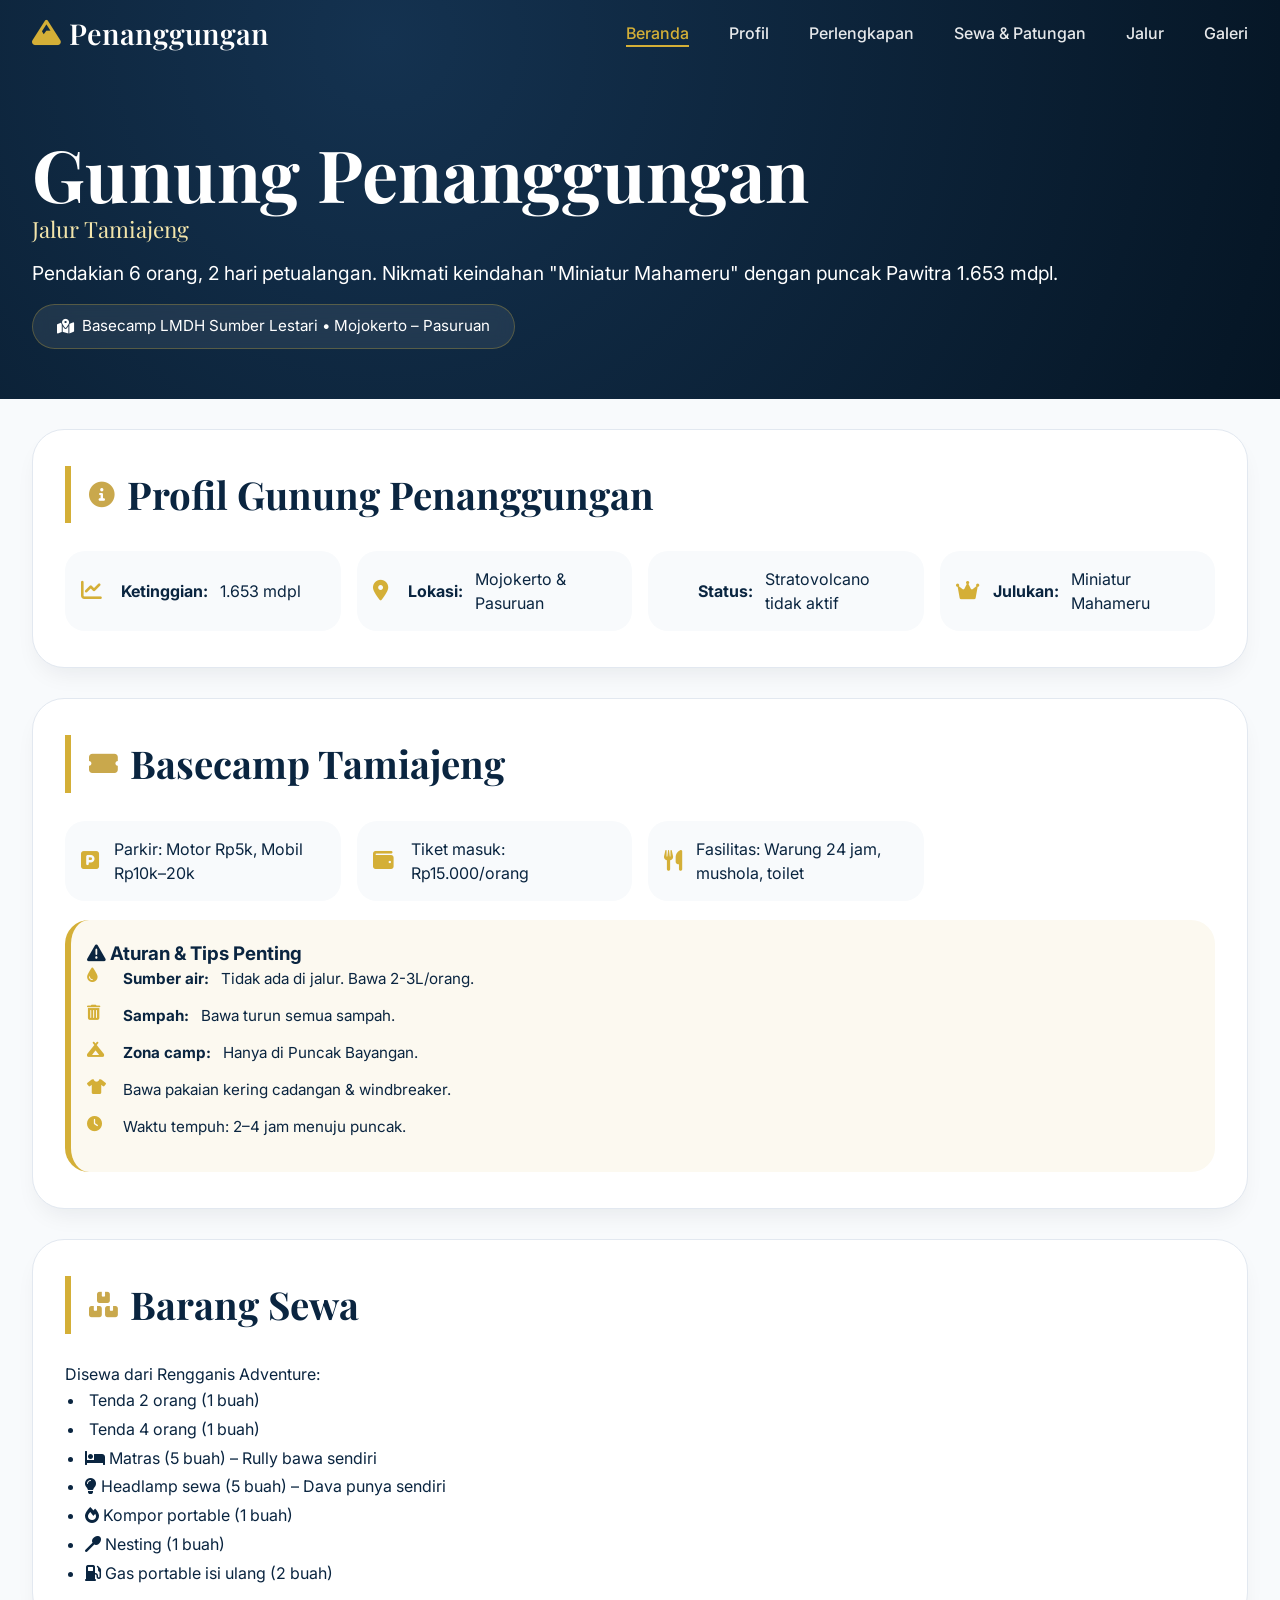
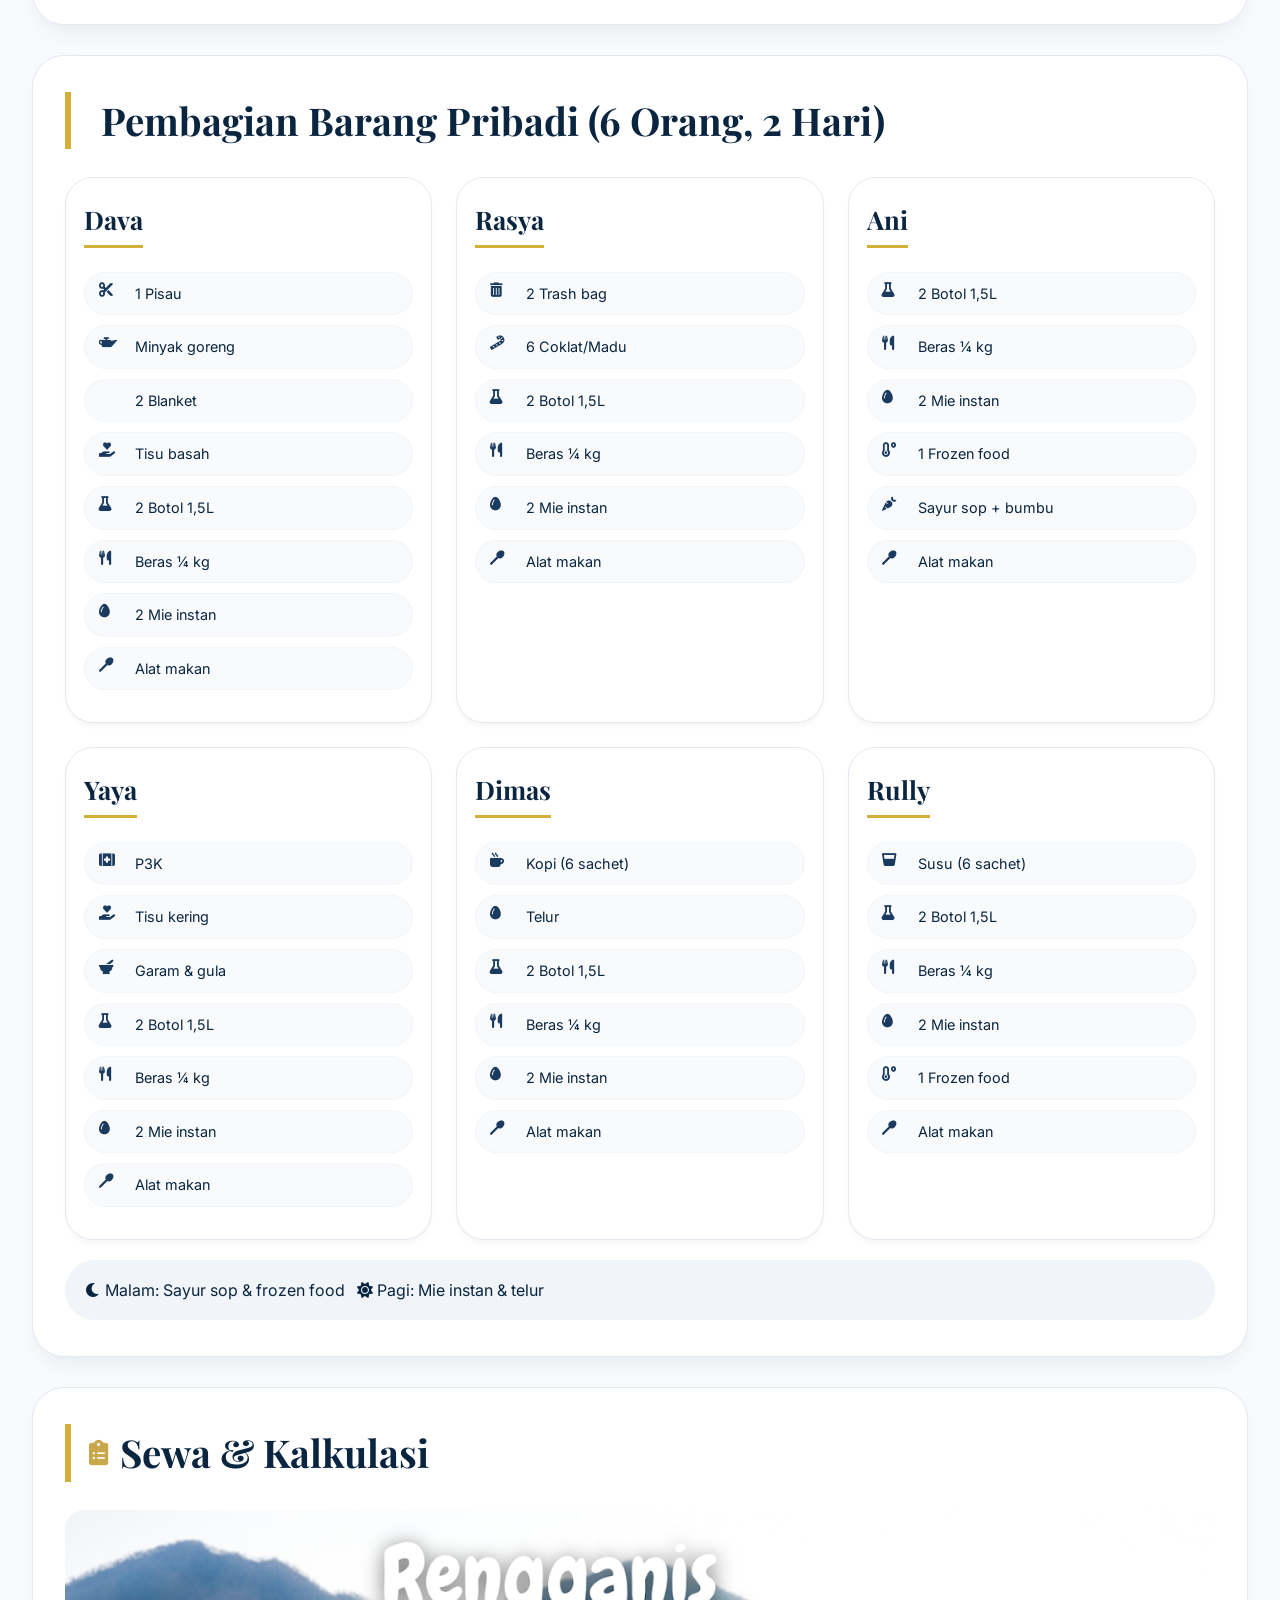
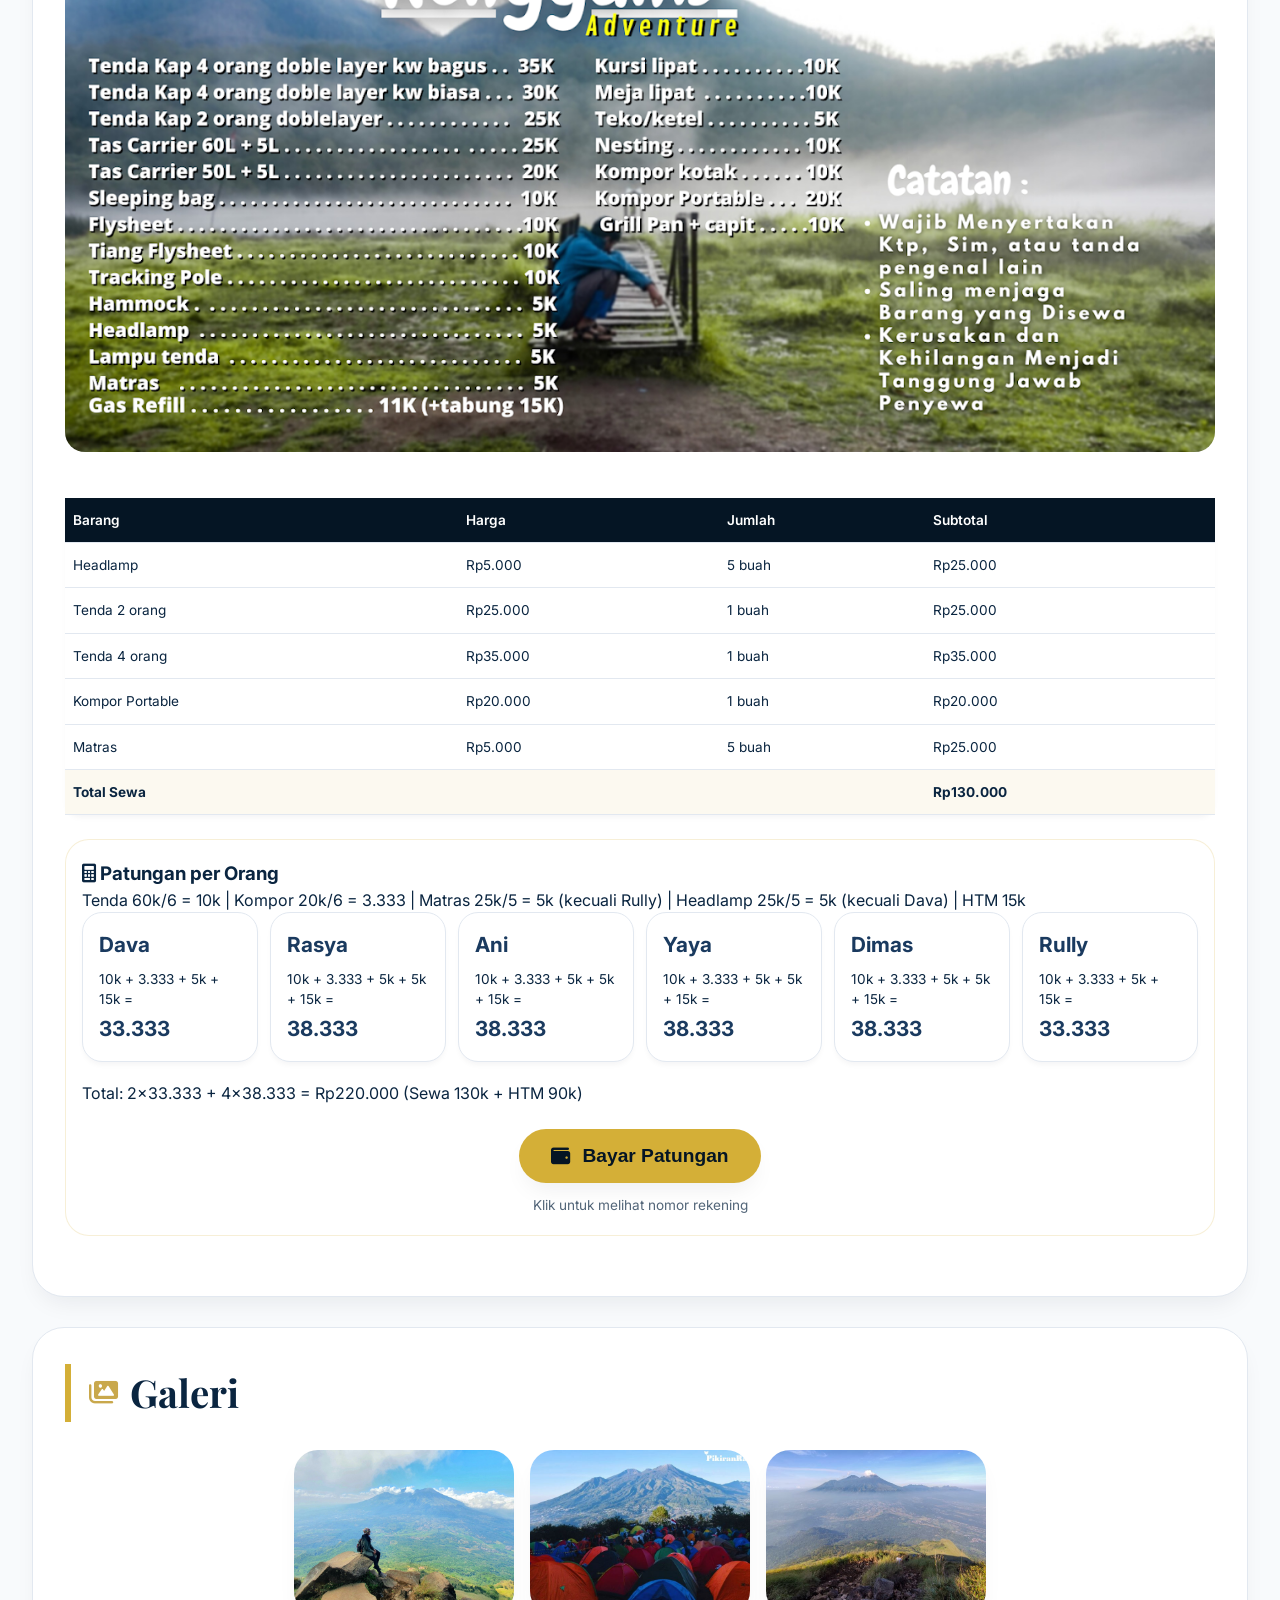
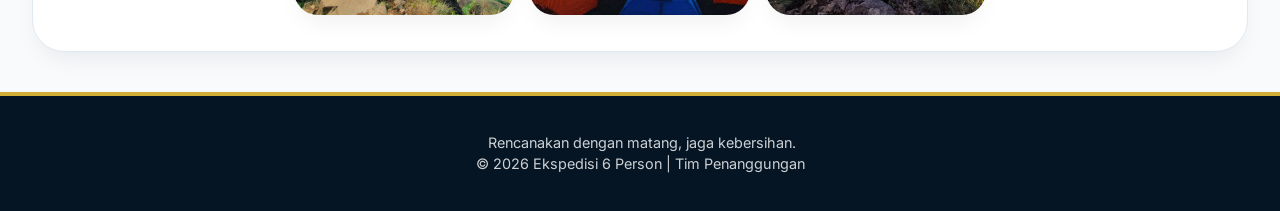
<file: index.html>
<!DOCTYPE html>
<html lang="id">
<head>
    <meta charset="UTF-8">
    <meta name="viewport" content="width=device-width, initial-scale=1.0">
    <title>Gunung Penanggungan | Jalur Tamiajeng</title>
    <link rel="icon" type="image/svg+xml" href="data:image/svg+xml,%3Csvg xmlns='http://www.w3.org/2000/svg' viewBox='0 0 100 100'%3E%3Cpolygon points='50,10 90,70 10,70' fill='%23D4AF37'/%3E%3Cpolygon points='50,20 80,65 20,65' fill='%230A2540'/%3E%3C/svg%3E">
    <link rel="stylesheet" href="https://cdnjs.cloudflare.com/ajax/libs/font-awesome/6.0.0-beta3/css/all.min.css">
    <link rel="stylesheet" href="style.css">
</head>
<body>
    <nav class="navbar">
        <div class="container nav-container">
            <a href="index.html" class="logo"><i class="fas fa-mountain"></i> Penanggungan</a>
            <button class="hamburger" id="hamburgerBtn" aria-label="Menu">
                <span class="hamburger-line"></span>
                <span class="hamburger-line"></span>
                <span class="hamburger-line"></span>
            </button>
            <ul class="nav-links" id="navLinks">
                <li><a href="index.html#beranda">Beranda</a></li>
                <li><a href="index.html#profil">Profil</a></li>
                <li><a href="perlengkapan.html">Perlengkapan</a></li>
                <li><a href="index.html#sewa">Sewa & Patungan</a></li>
                <li><a href="jalur.html">Jalur</a></li>
                <li><a href="index.html#galeri">Galeri</a></li>
            </ul>
        </div>
    </nav>

    <header id="beranda" class="hero">
        <div class="container">
            <h1>Gunung Penanggungan<br><span>Jalur Tamiajeng</span></h1>
            <p>Pendakian 6 orang, 2 hari petualangan. Nikmati keindahan "Miniatur Mahameru" dengan puncak Pawitra 1.653 mdpl.</p>
            <div class="badge"><i class="fas fa-map-marked-alt"></i> Basecamp LMDH Sumber Lestari • Mojokerto – Pasuruan</div>
        </div>
    </header>

    <main class="container">
        <section id="profil" class="section">
            <h2 class="section-title"><i class="fas fa-info-circle"></i> Profil Gunung Penanggungan</h2>
            <div class="info-grid">
                <div><i class="fas fa-chart-line"></i> <strong>Ketinggian:</strong> 1.653 mdpl</div>
                <div><i class="fas fa-map-marker-alt"></i> <strong>Lokasi:</strong> Mojokerto & Pasuruan</div>
                <div><i class="fas fa-volcano"></i> <strong>Status:</strong> Stratovolcano tidak aktif</div>
                <div><i class="fas fa-crown"></i> <strong>Julukan:</strong> Miniatur Mahameru</div>
            </div>
        </section>

        <section class="section">
            <h2 class="section-title"><i class="fas fa-ticket-alt"></i> Basecamp Tamiajeng</h2>
            <div class="info-grid">
                <div><i class="fas fa-parking"></i> Parkir: Motor Rp5k, Mobil Rp10k–20k</div>
                <div><i class="fas fa-wallet"></i> Tiket masuk: Rp15.000/orang</div>
                <div><i class="fas fa-utensils"></i> Fasilitas: Warung 24 jam, mushola, toilet</div>
            </div>
            <div class="important-box mt-3">
                <h3><i class="fas fa-exclamation-triangle"></i> Aturan & Tips Penting</h3>
                <ul>
                    <li><i class="fas fa-tint"></i> <strong>Sumber air:</strong> Tidak ada di jalur. Bawa 2-3L/orang.</li>
                    <li><i class="fas fa-trash-alt"></i> <strong>Sampah:</strong> Bawa turun semua sampah.</li>
                    <li><i class="fas fa-campground"></i> <strong>Zona camp:</strong> Hanya di Puncak Bayangan.</li>
                    <li><i class="fas fa-tshirt"></i> Bawa pakaian kering cadangan & windbreaker.</li>
                    <li><i class="fas fa-clock"></i> Waktu tempuh: 2–4 jam menuju puncak.</li>
                </ul>
            </div>
        </section>

        <section class="section">
            <h2 class="section-title"><i class="fas fa-boxes"></i> Barang Sewa</h2>
            <p>Disewa dari Rengganis Adventure:</p>
            <ul style="margin-left:20px; line-height:1.8;">
                <li><i class="fas fa-tent"></i> Tenda 2 orang (1 buah)</li>
                <li><i class="fas fa-tent"></i> Tenda 4 orang (1 buah)</li>
                <li><i class="fas fa-bed"></i> Matras (5 buah) – Rully bawa sendiri</li>
                <li><i class="fas fa-lightbulb"></i> Headlamp sewa (5 buah) – Dava punya sendiri</li>
                <li><i class="fas fa-fire"></i> Kompor portable (1 buah)</li>
                <li><i class="fas fa-utensil-spoon"></i> Nesting (1 buah)</li>
                <li><i class="fas fa-gas-pump"></i> Gas portable isi ulang (2 buah)</li>
            </ul>
        </section>

        <section id="perlengkapan" class="section">
            <h2 class="section-title"><i class="fas fa-backpack"></i> Pembagian Barang Pribadi (6 Orang, 2 Hari)</h2>
            <div class="gear-grid">
                <div class="person-card"><h3>Dava</h3><ul><li><i class="fas fa-cut"></i> 1 Pisau</li><li><i class="fas fa-oil-can"></i> Minyak goreng</li><li><i class="fas fa-bag"></i> 2 Blanket</li><li><i class="fas fa-hand-holding-heart"></i> Tisu basah</li><li><i class="fas fa-flask"></i> 2 Botol 1,5L</li><li><i class="fas fa-utensils"></i> Beras ¼ kg</li><li><i class="fas fa-egg"></i> 2 Mie instan</li><li><i class="fas fa-utensil-spoon"></i> Alat makan</li></ul></div>
                <div class="person-card"><h3>Rasya</h3><ul><li><i class="fas fa-trash-alt"></i> 2 Trash bag</li><li><i class="fas fa-candy-cane"></i> 6 Coklat/Madu</li><li><i class="fas fa-flask"></i> 2 Botol 1,5L</li><li><i class="fas fa-utensils"></i> Beras ¼ kg</li><li><i class="fas fa-egg"></i> 2 Mie instan</li><li><i class="fas fa-utensil-spoon"></i> Alat makan</li></ul></div>
                <div class="person-card"><h3>Ani</h3><ul><li><i class="fas fa-flask"></i> 2 Botol 1,5L</li><li><i class="fas fa-utensils"></i> Beras ¼ kg</li><li><i class="fas fa-egg"></i> 2 Mie instan</li><li><i class="fas fa-temperature-low"></i> 1 Frozen food</li><li><i class="fas fa-carrot"></i> Sayur sop + bumbu</li><li><i class="fas fa-utensil-spoon"></i> Alat makan</li></ul></div>
                <div class="person-card"><h3>Yaya</h3><ul><li><i class="fas fa-first-aid"></i> P3K</li><li><i class="fas fa-hand-holding-heart"></i> Tisu kering</li><li><i class="fas fa-mortar-pestle"></i> Garam & gula</li><li><i class="fas fa-flask"></i> 2 Botol 1,5L</li><li><i class="fas fa-utensils"></i> Beras ¼ kg</li><li><i class="fas fa-egg"></i> 2 Mie instan</li><li><i class="fas fa-utensil-spoon"></i> Alat makan</li></ul></div>
                <div class="person-card"><h3>Dimas</h3><ul><li><i class="fas fa-mug-hot"></i> Kopi (6 sachet)</li><li><i class="fas fa-egg"></i> Telur</li><li><i class="fas fa-flask"></i> 2 Botol 1,5L</li><li><i class="fas fa-utensils"></i> Beras ¼ kg</li><li><i class="fas fa-egg"></i> 2 Mie instan</li><li><i class="fas fa-utensil-spoon"></i> Alat makan</li></ul></div>
                <div class="person-card"><h3>Rully</h3><ul><li><i class="fas fa-glass-whiskey"></i> Susu (6 sachet)</li><li><i class="fas fa-flask"></i> 2 Botol 1,5L</li><li><i class="fas fa-utensils"></i> Beras ¼ kg</li><li><i class="fas fa-egg"></i> 2 Mie instan</li><li><i class="fas fa-temperature-low"></i> 1 Frozen food</li><li><i class="fas fa-utensil-spoon"></i> Alat makan</li></ul></div>
            </div>
            <div class="meal-plan"><div><i class="fas fa-moon"></i> Malam: Sayur sop & frozen food</div><div><i class="fas fa-sun"></i> Pagi: Mie instan & telur</div></div>
        </section>

        <section id="sewa" class="section">
            <h2 class="section-title"><i class="fas fa-clipboard-list"></i> Sewa & Kalkulasi</h2>
            <img src="pamflet_harga_sewa.jpg" alt="Pamflet Harga" style="max-width:100%; border-radius:20px; margin-bottom:20px;">
            <table class="sewa-table">
                <thead><tr><th>Barang</th><th>Harga</th><th>Jumlah</th><th>Subtotal</th></tr></thead>
                <tbody>
                    <tr><td data-label="Barang">Headlamp</td><td data-label="Harga">Rp5.000</td><td data-label="Jumlah">5 buah</td><td data-label="Subtotal">Rp25.000</td></tr>
                    <tr><td data-label="Barang">Tenda 2 orang</td><td data-label="Harga">Rp25.000</td><td data-label="Jumlah">1 buah</td><td data-label="Subtotal">Rp25.000</td></tr>
                    <tr><td data-label="Barang">Tenda 4 orang</td><td data-label="Harga">Rp35.000</td><td data-label="Jumlah">1 buah</td><td data-label="Subtotal">Rp35.000</td></tr>
                    <tr><td data-label="Barang">Kompor Portable</td><td data-label="Harga">Rp20.000</td><td data-label="Jumlah">1 buah</td><td data-label="Subtotal">Rp20.000</td></tr>
                    <tr><td data-label="Barang">Matras</td><td data-label="Harga">Rp5.000</td><td data-label="Jumlah">5 buah</td><td data-label="Subtotal">Rp25.000</td></tr>
                    <tr class="highlight"><td colspan="3" data-label="Total"><strong>Total Sewa</strong></td><td data-label="Subtotal"><strong>Rp130.000</strong></td></tr>
                </tbody>
            </table>
            <div class="cost-summary">
                <h3><i class="fas fa-calculator"></i> Patungan per Orang</h3>
                <p>Tenda 60k/6 = 10k | Kompor 20k/6 = 3.333 | Matras 25k/5 = 5k (kecuali Rully) | Headlamp 25k/5 = 5k (kecuali Dava) | HTM 15k</p>
                <div class="cost-per-person">
                    <div class="person-cost"><strong>Dava</strong><div class="details">10k + 3.333 + 5k + 15k = <strong>33.333</strong></div></div>
                    <div class="person-cost"><strong>Rasya</strong><div class="details">10k + 3.333 + 5k + 5k + 15k = <strong>38.333</strong></div></div>
                    <div class="person-cost"><strong>Ani</strong><div class="details">10k + 3.333 + 5k + 5k + 15k = <strong>38.333</strong></div></div>
                    <div class="person-cost"><strong>Yaya</strong><div class="details">10k + 3.333 + 5k + 5k + 15k = <strong>38.333</strong></div></div>
                    <div class="person-cost"><strong>Dimas</strong><div class="details">10k + 3.333 + 5k + 5k + 15k = <strong>38.333</strong></div></div>
                    <div class="person-cost"><strong>Rully</strong><div class="details">10k + 3.333 + 5k + 15k = <strong>33.333</strong></div></div>
                </div>
                <p class="mt-3">Total: 2x33.333 + 4x38.333 = Rp220.000 (Sewa 130k + HTM 90k)</p>
                <div style="text-align: center; margin-top: 24px;">
                    <button id="showPaymentBtn" style="background: var(--gold); color: var(--deep-blue); border: none; padding: 16px 32px; border-radius: 60px; font-size: 1.2rem; font-weight: 700; cursor: pointer; box-shadow: var(--shadow-md); transition: var(--transition); display: inline-flex; align-items: center; gap: 12px;">
                        <i class="fas fa-wallet"></i> Bayar Patungan
                    </button>
                    <p style="margin-top: 12px; font-size: 0.85rem; opacity: 0.7;">Klik untuk melihat nomor rekening</p>
                </div>
            </div>
        </section>

        <section id="galeri" class="section">
            <h2 class="section-title"><i class="fas fa-images"></i> Galeri</h2>
            <div class="gallery">
                <img src="view1.jpg" alt="Pemandangan" class="gallery-item">
                <img src="view2.jpg" alt="Jalur" class="gallery-item">
                <img src="view3.jpg" alt="Puncak" class="gallery-item">
            </div>
        </section>
    </main>

    <footer>
        <div class="container">
            <p><i class="fas fa-mountain-sun"></i> Rencanakan dengan matang, jaga kebersihan.</p>
            <p>© 2026 Ekspedisi 6 Person | Tim Penanggungan</p>
        </div>
    </footer>

    <div id="lightboxModal" class="lightbox-modal">
        <span class="close-lightbox">&times;</span>
        <img class="lightbox-img" id="lightboxImg" alt="preview">
    </div>

    <!-- Modal Pembayaran (Hanya Nomor & Salin) -->
    <div id="paymentModal" class="payment-modal">
        <div class="payment-modal-content">
            <div class="payment-modal-header">
                <h2><i class="fas fa-hand-holding-usd"></i> Nomor Pembayaran</h2>
                <button class="close-payment-modal">&times;</button>
            </div>
            <div class="payment-methods">
                <div class="payment-method">
                    <div class="payment-icon"><i class="fas fa-university"></i></div>
                    <div class="payment-info">
                        <h3>Bank BCA</h3>
                        <p>MOCH TRI DAVA PARELLA</p>
                        <p class="payment-number">6140805619</p>
                    </div>
                    <div class="payment-actions">
                        <button onclick="copyToClipboard('6140805619')" class="btn-copy"><i class="far fa-copy"></i> Salin</button>
                    </div>
                </div>
                <div class="payment-method">
                    <div class="payment-icon"><i class="fas fa-mobile-alt"></i></div>
                    <div class="payment-info">
                        <h3>Dana</h3>
                        <p>MOCH TRI DAVA PARELLA</p>
                        <p class="payment-number">6285733525772</p>
                    </div>
                    <div class="payment-actions">
                        <button onclick="copyToClipboard('6285733525772')" class="btn-copy"><i class="far fa-copy"></i> Salin</button>
                    </div>
                </div>
                <div class="payment-method">
                    <div class="payment-icon"><i class="fas fa-shopping-bag"></i></div>
                    <div class="payment-info">
                        <h3>ShopeePay</h3>
                        <p>MOCH TRI DAVA PARELLA</p>
                        <p class="payment-number">6285733525772</p>
                    </div>
                    <div class="payment-actions">
                        <button onclick="copyToClipboard('6285733525772')" class="btn-copy"><i class="far fa-copy"></i> Salin</button>
                    </div>
                </div>
                <div class="payment-method">
                    <div class="payment-icon"><i class="fas fa-google"></i></div>
                    <div class="payment-info">
                        <h3>GoPay</h3>
                        <p>MOCH TRI DAVA PARELLA</p>
                        <p class="payment-number">6285733525772</p>
                    </div>
                    <div class="payment-actions">
                        <button onclick="copyToClipboard('6285733525772')" class="btn-copy"><i class="far fa-copy"></i> Salin</button>
                    </div>
                </div>
            </div>
            <p class="payment-note"><i class="fas fa-info-circle"></i> Transfer sesuai nominal patungan, lalu konfirmasi.</p>
        </div>
    </div>

    <script src="script.js"></script>
</body>
</html>
</file>
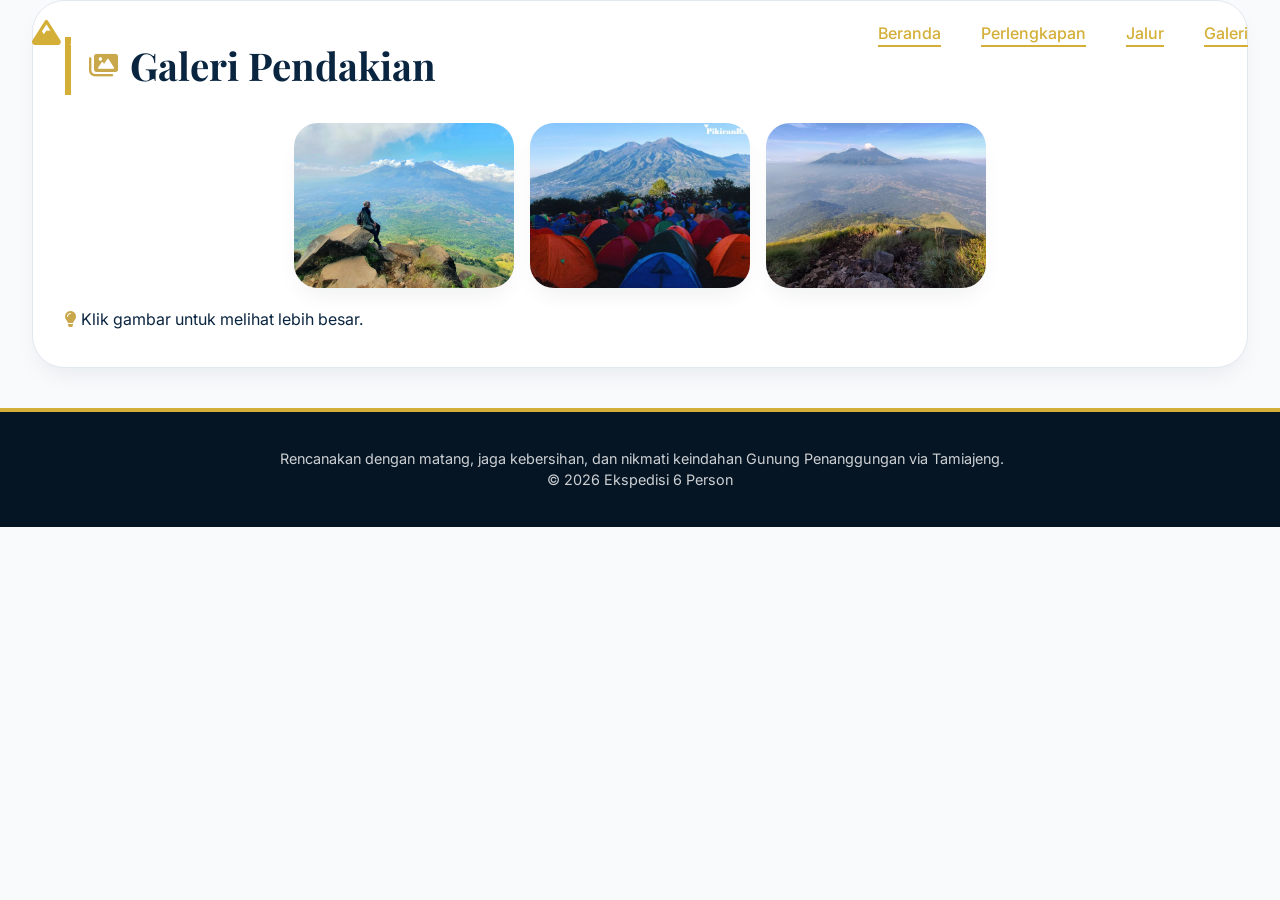
<file: galeri.html>
<!DOCTYPE html>
<html lang="id">
<head>
    <meta charset="UTF-8">
    <meta name="viewport" content="width=device-width, initial-scale=1.0">
    <title>Galeri · Gunung Penanggungan</title>
    <link rel="stylesheet" href="https://cdnjs.cloudflare.com/ajax/libs/font-awesome/6.0.0-beta3/css/all.min.css">
    <link rel="stylesheet" href="style.css">
    <!-- Favicon -->
<link rel="icon" type="image/svg+xml" href="data:image/svg+xml,%3Csvg xmlns='http://www.w3.org/2000/svg' viewBox='0 0 100 100'%3E%3Cpolygon points='50,10 90,70 10,70' fill='%23D4AF37'/%3E%3Cpolygon points='50,20 80,65 20,65' fill='%230A2540'/%3E%3C/svg%3E">
<link rel="alternate icon" type="image/x-icon" href="favicon.ico">
</head>
<body>
    <nav class="navbar">
        <div class="container nav-container">
            <a href="index.html" class="logo"><i class="fas fa-mountain"></i> Penanggungan</a>
            <ul class="nav-links">
                <li><a href="index.html">Beranda</a></li>
                <li><a href="perlengkapan.html">Perlengkapan</a></li>
                <li><a href="jalur.html">Jalur</a></li>
                <li><a href="galeri.html" class="active">Galeri</a></li>
            </ul>
        </div>
    </nav>

    <main class="container">
        <section class="section">
            <h2 class="section-title"><i class="fas fa-images"></i> Galeri Pendakian</h2>
            <div class="gallery" id="galleryContainer">
                <img src="view1.jpg" alt="Pemandangan Gunung Penanggungan" class="gallery-item">
                <img src="view2.jpg" alt="Jalur Tamiajeng menembus kabut" class="gallery-item">
                <img src="view3.jpg" alt="Puncak Pawitra dan hamparan savana" class="gallery-item">
            </div>
            <p class="mt-3"><i class="fas fa-lightbulb" style="color: #C9A84C;"></i> Klik gambar untuk melihat lebih besar.</p>
        </section>
    </main>

    <footer>
        <div class="container">
            <p><i class="fas fa-mountain-sun"></i> Rencanakan dengan matang, jaga kebersihan, dan nikmati keindahan Gunung Penanggungan via Tamiajeng.</p>
            <p>© 2026 Ekspedisi 6 Person</p>
        </div>
    </footer>

    <div id="lightboxModal" class="lightbox-modal">
        <span class="close-lightbox">&times;</span>
        <img class="lightbox-img" id="lightboxImg" alt="preview besar">
    </div>
    <script src="script.js"></script>
</body>
</html>
</file>
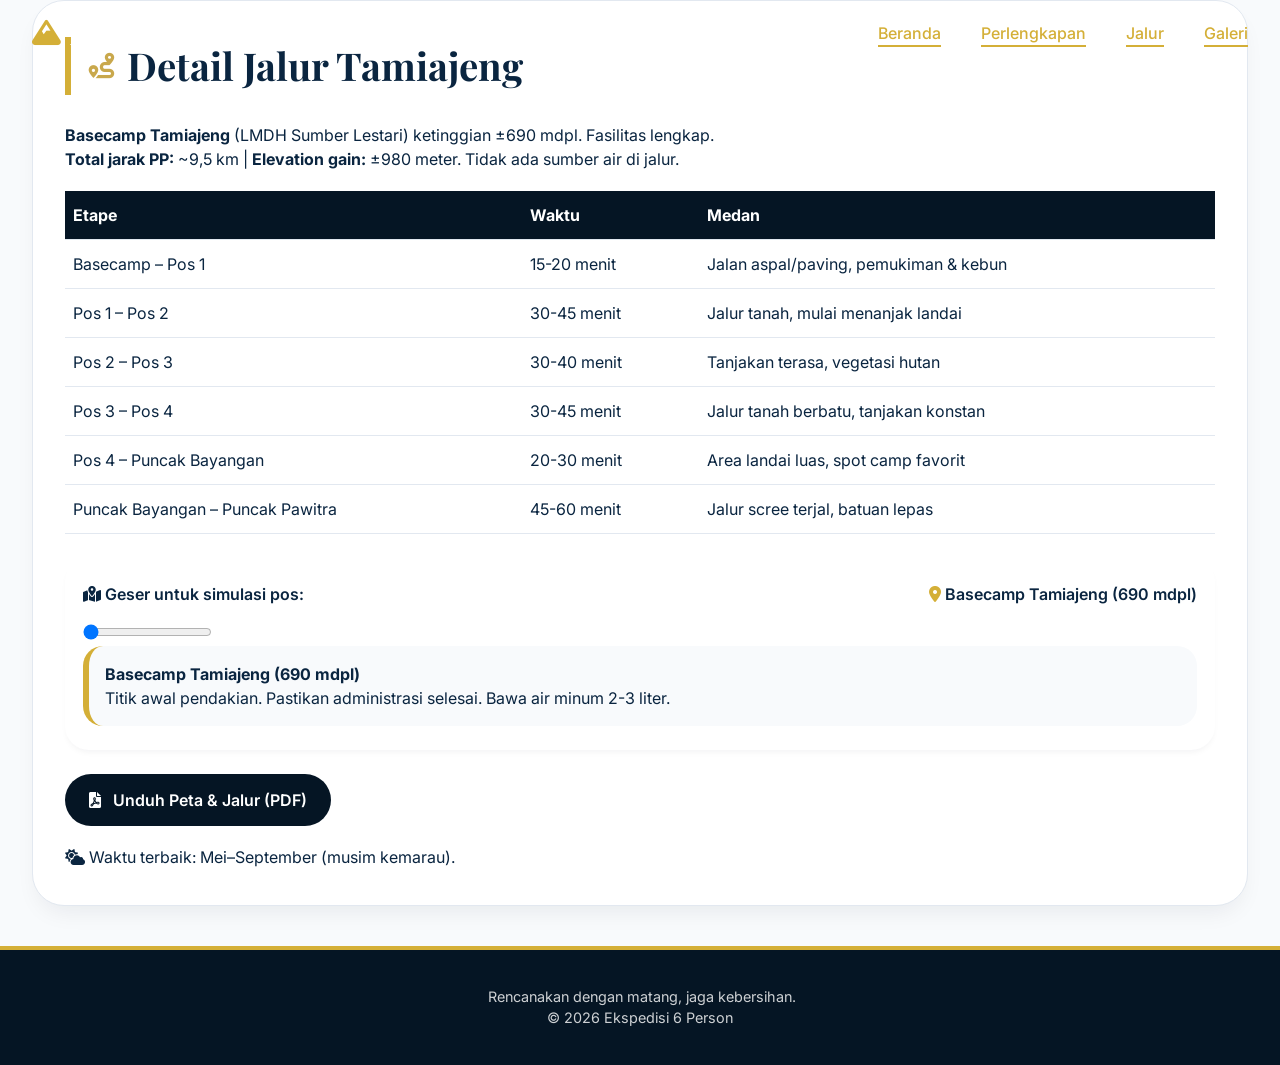
<file: jalur.html>
<!DOCTYPE html>
<html lang="id">
<head>
    <meta charset="UTF-8">
    <meta name="viewport" content="width=device-width, initial-scale=1.0">
    <title>Jalur · Gunung Penanggungan</title>
    <link rel="icon" type="image/svg+xml" href="data:image/svg+xml,%3Csvg xmlns='http://www.w3.org/2000/svg' viewBox='0 0 100 100'%3E%3Cpolygon points='50,10 90,70 10,70' fill='%23D4AF37'/%3E%3Cpolygon points='50,20 80,65 20,65' fill='%230A2540'/%3E%3C/svg%3E">
    <link rel="stylesheet" href="https://cdnjs.cloudflare.com/ajax/libs/font-awesome/6.0.0-beta3/css/all.min.css">
    <link rel="stylesheet" href="style.css">
</head>
<body>
    <nav class="navbar">
        <div class="container nav-container">
            <a href="index.html" class="logo"><i class="fas fa-mountain"></i> Penanggungan</a>
            <button class="hamburger" id="hamburgerBtn" aria-label="Menu">
                <span class="hamburger-line"></span>
                <span class="hamburger-line"></span>
                <span class="hamburger-line"></span>
            </button>
            <ul class="nav-links" id="navLinks">
                <li><a href="index.html">Beranda</a></li>
                <li><a href="perlengkapan.html">Perlengkapan</a></li>
                <li><a href="jalur.html" class="active">Jalur</a></li>
                <li><a href="index.html#galeri">Galeri</a></li>
            </ul>
        </div>
    </nav>

    <main class="container">
        <section class="section">
            <h2 class="section-title"><i class="fas fa-route"></i> Detail Jalur Tamiajeng</h2>
            <p><strong>Basecamp Tamiajeng</strong> (LMDH Sumber Lestari) ketinggian ±690 mdpl. Fasilitas lengkap.</p>
            <p><strong>Total jarak PP:</strong> ~9,5 km | <strong>Elevation gain:</strong> ±980 meter. Tidak ada sumber air di jalur.</p>

            <div class="route-table">
                <table>
                    <thead>
                        <tr><th>Etape</th><th>Waktu</th><th>Medan</th></tr>
                    </thead>
                    <tbody>
                        <tr><td data-label="Etape">Basecamp – Pos 1</td><td data-label="Waktu">15-20 menit</td><td data-label="Medan">Jalan aspal/paving, pemukiman & kebun</td></tr>
                        <tr><td data-label="Etape">Pos 1 – Pos 2</td><td data-label="Waktu">30-45 menit</td><td data-label="Medan">Jalur tanah, mulai menanjak landai</td></tr>
                        <tr><td data-label="Etape">Pos 2 – Pos 3</td><td data-label="Waktu">30-40 menit</td><td data-label="Medan">Tanjakan terasa, vegetasi hutan</td></tr>
                        <tr><td data-label="Etape">Pos 3 – Pos 4</td><td data-label="Waktu">30-45 menit</td><td data-label="Medan">Jalur tanah berbatu, tanjakan konstan</td></tr>
                        <tr><td data-label="Etape">Pos 4 – Puncak Bayangan</td><td data-label="Waktu">20-30 menit</td><td data-label="Medan">Area landai luas, spot camp favorit</td></tr>
                        <tr><td data-label="Etape">Puncak Bayangan – Puncak Pawitra</td><td data-label="Waktu">45-60 menit</td><td data-label="Medan">Jalur scree terjal, batuan lepas</td></tr>
                    </tbody>
                </table>
            </div>

            <div class="interactive-slider">
                <div class="slider-label">
                    <span><i class="fas fa-map-marked-alt"></i> Geser untuk simulasi pos:</span>
                    <span id="posNameDisplay">Basecamp (690 mdpl)</span>
                </div>
                <input type="range" id="routeSlider" min="0" max="6" step="1" value="0">
                <div id="posDetailInfo" class="pos-info">
                    <strong>Basecamp Tamiajeng</strong><br>Mulai pendakian. Pastikan administrasi selesai. Bawa air minum 2-3 liter.
                </div>
            </div>

            <a href="jalur_tamiajeng.pdf" class="btn-pdf" download><i class="fas fa-file-pdf"></i> Unduh Peta & Jalur (PDF)</a>
            <p class="mt-3"><i class="fas fa-cloud-sun"></i> Waktu terbaik: Mei–September (musim kemarau).</p>
        </section>
    </main>

    <footer>
        <div class="container">
            <p><i class="fas fa-mountain-sun"></i> Rencanakan dengan matang, jaga kebersihan.</p>
            <p>© 2026 Ekspedisi 6 Person</p>
        </div>
    </footer>

    <script src="script.js"></script>
</body>
</html>
</file>
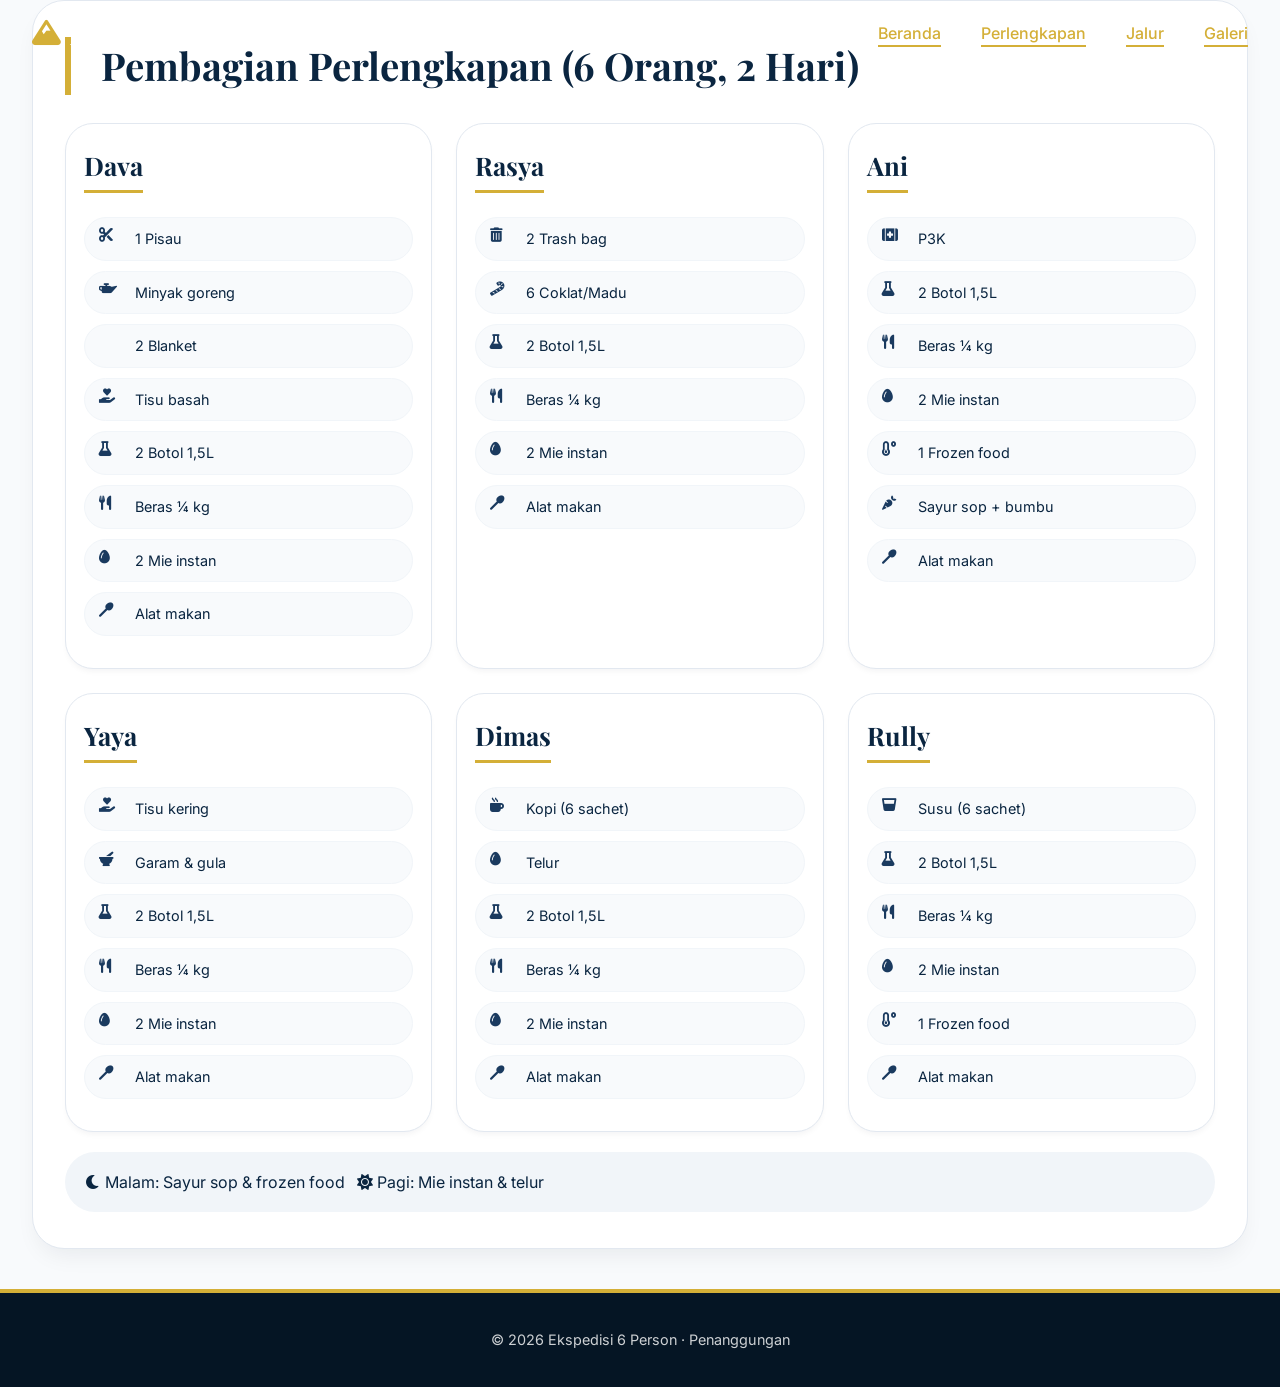
<file: perlengkapan.html>
<!DOCTYPE html>
<html lang="id">
<head>
    <meta charset="UTF-8">
    <meta name="viewport" content="width=device-width, initial-scale=1.0">
    <title>Perlengkapan · Gunung Penanggungan</title>
    <link rel="stylesheet" href="https://cdnjs.cloudflare.com/ajax/libs/font-awesome/6.0.0-beta3/css/all.min.css">
    <link rel="stylesheet" href="style.css">
    <!-- Favicon -->
<link rel="icon" type="image/svg+xml" href="data:image/svg+xml,%3Csvg xmlns='http://www.w3.org/2000/svg' viewBox='0 0 100 100'%3E%3Cpolygon points='50,10 90,70 10,70' fill='%23D4AF37'/%3E%3Cpolygon points='50,20 80,65 20,65' fill='%230A2540'/%3E%3C/svg%3E">
<link rel="alternate icon" type="image/x-icon" href="favicon.ico">
</head>
<body>
    <nav class="navbar">
        <div class="container nav-container">
            <a href="index.html" class="logo"><i class="fas fa-mountain"></i> Penanggungan</a>
            <button class="hamburger" id="hamburgerBtn" aria-label="Menu">
                <span class="hamburger-line"></span>
                <span class="hamburger-line"></span>
                <span class="hamburger-line"></span>
            </button>
            <ul class="nav-links" id="navLinks">
                <li><a href="index.html">Beranda</a></li>
                <li><a href="perlengkapan.html" class="active">Perlengkapan</a></li>
                <li><a href="jalur.html">Jalur</a></li>
                <li><a href="index.html#galeri">Galeri</a></li>
            </ul>
        </div>
    </nav>

    <main class="container">
        <section class="section">
            <h2 class="section-title"><i class="fas fa-backpack"></i> Pembagian Perlengkapan (6 Orang, 2 Hari)</h2>
            <div class="gear-grid">
                <!-- Dava --><div class="person-card"><h3>Dava</h3><ul><li><i class="fas fa-cut"></i> 1 Pisau</li><li><i class="fas fa-oil-can"></i> Minyak goreng</li><li><i class="fas fa-bag"></i> 2 Blanket</li><li><i class="fas fa-hand-holding-heart"></i> Tisu basah</li><li><i class="fas fa-flask"></i> 2 Botol 1,5L</li><li><i class="fas fa-utensils"></i> Beras ¼ kg</li><li><i class="fas fa-egg"></i> 2 Mie instan</li><li><i class="fas fa-utensil-spoon"></i> Alat makan</li></ul></div>
                <!-- Rasya --><div class="person-card"><h3>Rasya</h3><ul><li><i class="fas fa-trash-alt"></i> 2 Trash bag</li><li><i class="fas fa-candy-cane"></i> 6 Coklat/Madu</li><li><i class="fas fa-flask"></i> 2 Botol 1,5L</li><li><i class="fas fa-utensils"></i> Beras ¼ kg</li><li><i class="fas fa-egg"></i> 2 Mie instan</li><li><i class="fas fa-utensil-spoon"></i> Alat makan</li></ul></div>
                <!-- Ani --><div class="person-card"><h3>Ani</h3><ul><li><i class="fas fa-first-aid"></i> P3K</li><li><i class="fas fa-flask"></i> 2 Botol 1,5L</li><li><i class="fas fa-utensils"></i> Beras ¼ kg</li><li><i class="fas fa-egg"></i> 2 Mie instan</li><li><i class="fas fa-temperature-low"></i> 1 Frozen food</li><li><i class="fas fa-carrot"></i> Sayur sop + bumbu</li><li><i class="fas fa-utensil-spoon"></i> Alat makan</li></ul></div>
                <!-- Yaya --><div class="person-card"><h3>Yaya</h3><ul><li><i class="fas fa-hand-holding-heart"></i> Tisu kering</li><li><i class="fas fa-mortar-pestle"></i> Garam & gula</li><li><i class="fas fa-flask"></i> 2 Botol 1,5L</li><li><i class="fas fa-utensils"></i> Beras ¼ kg</li><li><i class="fas fa-egg"></i> 2 Mie instan</li><li><i class="fas fa-utensil-spoon"></i> Alat makan</li></ul></div>
                <!-- Dimas --><div class="person-card"><h3>Dimas</h3><ul><li><i class="fas fa-mug-hot"></i> Kopi (6 sachet)</li><li><i class="fas fa-egg"></i> Telur</li><li><i class="fas fa-flask"></i> 2 Botol 1,5L</li><li><i class="fas fa-utensils"></i> Beras ¼ kg</li><li><i class="fas fa-egg"></i> 2 Mie instan</li><li><i class="fas fa-utensil-spoon"></i> Alat makan</li></ul></div>
                <!-- Rully --><div class="person-card"><h3>Rully</h3><ul><li><i class="fas fa-glass-whiskey"></i> Susu (6 sachet)</li><li><i class="fas fa-flask"></i> 2 Botol 1,5L</li><li><i class="fas fa-utensils"></i> Beras ¼ kg</li><li><i class="fas fa-egg"></i> 2 Mie instan</li><li><i class="fas fa-temperature-low"></i> 1 Frozen food</li><li><i class="fas fa-utensil-spoon"></i> Alat makan</li></ul></div>
            </div>
            <div class="meal-plan">
                <div><i class="fas fa-moon"></i> Malam: Sayur sop & frozen food</div>
                <div><i class="fas fa-sun"></i> Pagi: Mie instan & telur</div>
            </div>
        </section>
    </main>

    <footer>
        <div class="container">
            <p>© 2026 Ekspedisi 6 Person · Penanggungan</p>
        </div>
    </footer>
    <script src="script.js"></script>
</body>
</html>
</file>
<file: style.css>
/* style.css - Ultra Premium Corporate Theme */
@import url('https://fonts.googleapis.com/css2?family=Inter:wght@400;500;600;700;800&family=Playfair+Display:wght@500;600;700&display=swap');

:root {
    --font-primary: 'Inter', system-ui, sans-serif;
    --font-display: 'Playfair Display', serif;
    --deep-blue: #051524;
    --navy: #0A2540;
    --royal-blue: #1A3A5F;
    --gold: #D4AF37;
    --gold-light: #F3E5AB;
    --gold-soft: #C9A84C;
    --white: #FFFFFF;
    --off-white: #F8FAFC;
    --gray-100: #F1F5F9;
    --gray-200: #E2E8F0;
    --shadow-sm: 0 4px 6px -2px rgba(5,21,36,0.05);
    --shadow-md: 0 12px 24px -8px rgba(5,21,36,0.08);
    --transition: all 0.3s ease;
}

* { margin: 0; padding: 0; box-sizing: border-box; }
html, body { width: 100%; overflow-x: hidden; }
body { font-family: var(--font-primary); background: var(--off-white); color: var(--navy); line-height: 1.5; -webkit-font-smoothing: antialiased; font-size: 16px; }
.container { width: 100%; max-width: 1320px; margin: 0 auto; padding: 0 16px; }

/* Navbar */
.navbar { position: fixed; top: 0; left: 0; width: 100%; z-index: 1000; background: transparent; transition: var(--transition); padding: 12px 0; }
.navbar.scrolled { background: rgba(10, 37, 64, 0.85); backdrop-filter: blur(12px); border-bottom: 1px solid rgba(212,175,55,0.2); box-shadow: var(--shadow-md); }
.nav-container { display: flex; justify-content: space-between; align-items: center; }
.logo { font-family: var(--font-display); font-size: 1.8rem; font-weight: 600; color: var(--white); text-decoration: none; display: flex; align-items: center; gap: 8px; }
.logo i { color: var(--gold); }
.hamburger { display: flex; flex-direction: column; justify-content: space-around; width: 30px; height: 26px; background: transparent; border: none; cursor: pointer; padding: 0; z-index: 1001; }
.hamburger-line { width: 100%; height: 3px; background-color: var(--white); border-radius: 10px; transition: var(--transition); }
.hamburger.active .hamburger-line:nth-child(1) { transform: translateY(9px) rotate(45deg); }
.hamburger.active .hamburger-line:nth-child(2) { opacity: 0; }
.hamburger.active .hamburger-line:nth-child(3) { transform: translateY(-9px) rotate(-45deg); }
.nav-links { display: none; flex-direction: column; width: 100%; background: rgba(10, 37, 64, 0.95); backdrop-filter: blur(12px); padding: 16px 0; border-radius: 0 0 24px 24px; position: absolute; top: 100%; left: 0; z-index: 999; border-bottom: 2px solid var(--gold); list-style: none; }
.nav-links.show { display: flex; }
.nav-links a { color: white; padding: 14px 24px; display: block; font-size: 1.1rem; text-decoration: none; font-weight: 500; border-bottom: 1px solid rgba(255,255,255,0.1); }
.nav-links a:hover, .nav-links a.active { color: var(--gold); }

/* Hero */
.hero { background: radial-gradient(circle at 30% 10%, #143250 0%, var(--deep-blue) 100%); color: white; padding: 130px 0 50px; margin-bottom: 30px; }
.hero h1 { font-family: var(--font-display); font-size: 2.5rem; line-height: 1.2; word-break: break-word; }
.hero h1 span { font-size: 1.2rem; font-weight: 400; color: var(--gold-light); display: block; }
.hero p { font-size: 1rem; margin: 16px 0; }
.badge { background: rgba(255,255,255,0.08); backdrop-filter: blur(8px); display: inline-flex; align-items: center; gap: 8px; padding: 8px 16px; border-radius: 60px; font-size: 0.85rem; border: 1px solid rgba(212,175,55,0.3); }

/* Section */
.section { background: white; border-radius: 24px; padding: 28px 18px; margin-bottom: 30px; box-shadow: var(--shadow-md); border: 1px solid var(--gray-200); }
.section-title { font-family: var(--font-display); font-size: 2rem; border-left: 6px solid var(--gold); padding-left: 18px; margin-bottom: 28px; display: flex; align-items: center; }
.section-title i { color: var(--gold-soft); margin-right: 12px; font-size: 1.6rem; }
.info-grid { display: grid; grid-template-columns: 1fr; gap: 16px; }
.info-grid div { background: var(--off-white); padding: 16px; border-radius: 20px; display: flex; align-items: center; gap: 12px; }
.info-grid i { color: var(--gold); font-size: 1.3rem; width: 28px; }
.important-box { background: #FCF9F0; border-left: 6px solid var(--gold); padding: 20px 16px; border-radius: 24px; margin-top: 20px; }
.important-box li { margin-bottom: 14px; display: flex; gap: 12px; font-size: 0.95rem; }
.important-box li i { color: var(--gold); width: 24px; flex-shrink: 0; }
.gear-grid { display: grid; grid-template-columns: 1fr; gap: 24px; }
.person-card { background: white; border-radius: 28px; padding: 22px 18px; border: 1px solid var(--gray-200); box-shadow: var(--shadow-sm); }
.person-card h3 { font-family: var(--font-display); font-size: 1.6rem; border-bottom: 3px solid var(--gold); display: inline-block; padding-bottom: 6px; margin-bottom: 24px; }
.person-card li { margin-bottom: 10px; display: flex; align-items: flex-start; gap: 12px; background: var(--off-white); padding: 10px 14px; border-radius: 30px; font-size: 0.9rem; border: 1px solid var(--gray-100); word-break: break-word; }
.person-card li i { width: 24px; color: var(--royal-blue); flex-shrink: 0; }
.meal-plan { display: flex; flex-direction: column; gap: 12px; background: var(--gray-100); padding: 18px 20px; border-radius: 30px; margin-top: 20px; }

/* Tabel */
.sewa-table { width: 100%; border-collapse: collapse; margin: 20px 0; font-size: 0.85rem; border-radius: 16px; box-shadow: var(--shadow-sm); display: table; table-layout: fixed; }
.sewa-table th, .sewa-table td { padding: 12px 8px; text-align: left; border-bottom: 1px solid var(--gray-200); }
.sewa-table th { background: var(--deep-blue); color: white; font-weight: 600; }
.highlight { background: #FCF9F0; font-weight: 700; }

.cost-summary { background: rgba(255,255,255,0.8); backdrop-filter: blur(8px); border-radius: 24px; padding: 20px 16px; margin: 24px 0; border: 1px solid rgba(212,175,55,0.2); }
.cost-per-person { display: flex; flex-direction: column; gap: 12px; }
.person-cost { background: white; border-radius: 20px; padding: 16px; box-shadow: var(--shadow-sm); border: 1px solid var(--gray-200); display: flex; flex-wrap: wrap; align-items: center; justify-content: space-between; }
.person-cost strong { font-size: 1.3rem; color: var(--royal-blue); }
.person-cost .details { width: 100%; margin-top: 8px; font-size: 0.85rem; color: var(--gray-600); display: flex; flex-wrap: wrap; gap: 4px 12px; }

/* Route */
.route-table { margin: 20px 0; border-radius: 16px; width: 100%; }
.route-table table { width: 100%; border-collapse: collapse; table-layout: fixed; }
.route-table th, .route-table td { padding: 12px 8px; text-align: left; border-bottom: 1px solid var(--gray-200); }
.route-table th { background: var(--deep-blue); color: white; }
.interactive-slider { background: white; border-radius: 24px; padding: 24px 18px; margin: 24px 0; box-shadow: var(--shadow-sm); }
.slider-label { margin-bottom: 16px; font-weight: 600; display: flex; flex-wrap: wrap; justify-content: space-between; }
.pos-info { background: var(--off-white); padding: 16px; border-radius: 20px; border-left: 6px solid var(--gold); word-break: break-word; }
.btn-pdf { display: inline-flex; align-items: center; gap: 12px; background: var(--deep-blue); color: white; padding: 14px 24px; border-radius: 50px; text-decoration: none; font-weight: 600; width: 100%; justify-content: center; }
.gallery { display: flex; flex-wrap: wrap; justify-content: center; gap: 16px; }
.gallery-item { width: 100%; max-width: 300px; aspect-ratio: 4/3; object-fit: cover; border-radius: 24px; cursor: pointer; box-shadow: var(--shadow-md); transition: var(--transition); }
.gallery-item:hover { transform: scale(1.02); border: 2px solid var(--gold); }
.lightbox-modal { display: none; position: fixed; inset: 0; background: rgba(5,21,36,0.95); backdrop-filter: blur(20px); justify-content: center; align-items: center; z-index: 2000; }
.lightbox-img { max-width: 95vw; max-height: 85vh; border-radius: 30px; border: 2px solid var(--gold); }
.close-lightbox { position: absolute; top: 20px; right: 20px; font-size: 40px; color: white; background: rgba(0,0,0,0.3); width: 48px; height: 48px; display: flex; align-items: center; justify-content: center; border-radius: 50%; cursor: pointer; }
footer { background: var(--deep-blue); color: rgba(255,255,255,0.8); padding: 36px 0; margin-top: 40px; border-top: 4px solid var(--gold); text-align: center; }
footer p { font-size: 0.9rem; padding: 0 16px; }

/* Payment Modal */
.payment-modal { display: none; position: fixed; inset: 0; background: rgba(5,21,36,0.8); backdrop-filter: blur(12px); justify-content: center; align-items: center; z-index: 2001; opacity: 0; transition: opacity 0.3s; padding: 16px; }
.payment-modal.show { display: flex; opacity: 1; }
.payment-modal-content { background: white; border-radius: 36px; max-width: 450px; width: 100%; max-height: 80vh; overflow-y: auto; box-shadow: 0 30px 50px rgba(0,0,0,0.3); border: 1px solid var(--gold); }
.payment-modal-header { display: flex; justify-content: space-between; align-items: center; padding: 24px 24px 16px; border-bottom: 1px solid var(--gray-200); }
.payment-modal-header h2 { font-family: var(--font-display); font-size: 1.6rem; color: var(--deep-blue); display: flex; align-items: center; gap: 10px; }
.close-payment-modal { background: none; border: none; font-size: 32px; cursor: pointer; color: var(--gray-600); width: 40px; height: 40px; display: flex; align-items: center; justify-content: center; border-radius: 50%; }
.close-payment-modal:hover { background: var(--gray-100); }
.payment-methods { padding: 16px 20px; display: flex; flex-direction: column; gap: 20px; }
.payment-method { display: flex; align-items: center; gap: 16px; padding: 16px; background: var(--off-white); border-radius: 24px; border: 1px solid var(--gray-200); flex-wrap: wrap; }
.payment-method:hover { border-color: var(--gold); }
.payment-icon { width: 48px; height: 48px; background: white; border-radius: 20px; display: flex; align-items: center; justify-content: center; font-size: 1.8rem; color: var(--deep-blue); }
.payment-info { flex: 1; min-width: 160px; }
.payment-info h3 { font-size: 1.2rem; font-weight: 700; margin-bottom: 4px; }
.payment-info p { font-size: 0.9rem; opacity: 0.8; }
.payment-number { font-family: monospace; font-size: 1.2rem; font-weight: 700; letter-spacing: 1px; color: var(--royal-blue); margin-top: 6px; }
.payment-actions { display: flex; gap: 8px; flex-wrap: wrap; }
.btn-copy { padding: 8px 16px; border-radius: 30px; font-size: 0.8rem; font-weight: 600; cursor: pointer; background: white; color: var(--deep-blue); border: 1px solid var(--gray-200); display: inline-flex; align-items: center; gap: 6px; }
.btn-copy:hover { background: var(--gray-100); border-color: var(--gold); }
.payment-note { padding: 16px 24px 24px; text-align: center; font-size: 0.85rem; opacity: 0.8; border-top: 1px solid var(--gray-200); margin-top: 8px; }

/* Responsive */
@media (max-width: 480px) {
    .payment-method { flex-direction: column; align-items: flex-start; }
    .payment-actions { width: 100%; justify-content: flex-start; }
    .sewa-table, .sewa-table thead, .sewa-table tbody, .sewa-table tr, .sewa-table th, .sewa-table td { display: block; width: 100%; }
    .sewa-table thead { display: none; }
    .sewa-table tr { margin-bottom: 16px; border: 1px solid var(--gray-200); border-radius: 16px; background: white; padding: 12px; }
    .sewa-table td { display: flex; justify-content: space-between; align-items: center; padding: 10px 0; border-bottom: 1px dashed var(--gray-200); }
    .sewa-table td:last-child { border-bottom: none; }
    .sewa-table td::before { content: attr(data-label); font-weight: 600; color: var(--deep-blue); width: 50%; }
    .route-table table, .route-table thead, .route-table tbody, .route-table tr, .route-table th, .route-table td { display: block; width: 100%; }
    .route-table thead { display: none; }
    .route-table tr { margin-bottom: 16px; border: 1px solid var(--gray-200); border-radius: 16px; background: white; padding: 12px; }
    .route-table td { display: flex; justify-content: space-between; padding: 10px 0; border-bottom: 1px dashed var(--gray-200); }
    .route-table td:last-child { border-bottom: none; }
    .route-table td::before { content: attr(data-label); font-weight: 600; color: var(--deep-blue); width: 45%; }
}

@media (min-width: 640px) {
    .container { padding: 0 24px; }
    .hero h1 { font-size: 3.5rem; }
    .hero h1 span { font-size: 1.4rem; }
    .hero p { font-size: 1.2rem; }
    .badge { font-size: 0.95rem; padding: 10px 24px; }
    .section { padding: 36px 32px; border-radius: 32px; }
    .section-title { font-size: 2.4rem; }
    .info-grid { grid-template-columns: repeat(2,1fr); }
    .gear-grid { grid-template-columns: repeat(2,1fr); }
    .meal-plan { flex-direction: row; }
    .cost-per-person { flex-direction: row; flex-wrap: wrap; }
    .person-cost { flex: 1 1 160px; flex-direction: column; align-items: flex-start; }
    .btn-pdf { width: auto; }
    .gallery-item { width: 220px; }
    .sewa-table { display: table; table-layout: auto; }
    .sewa-table thead { display: table-header-group; }
    .sewa-table td::before { content: none; }
    .route-table table { display: table; table-layout: auto; }
    .route-table thead { display: table-header-group; }
    .route-table td::before { content: none; }
}

@media (min-width: 768px) {
    .hamburger { display: none; }
    .nav-links { display: flex !important; flex-direction: row; position: static; background: transparent; backdrop-filter: none; padding: 0; width: auto; border-radius: 0; border: none; gap: 2.5rem; }
    .nav-links a { color: rgba(255,255,255,0.9); padding: 6px 0; font-size: 1rem; border: none; }
    .navbar.scrolled .nav-links a { color: rgba(255,255,255,0.85); }
    .nav-links a::after { content: ''; display: block; width: 0; height: 2px; background: var(--gold); transition: var(--transition); }
    .nav-links a:hover::after, .nav-links a.active::after { width: 100%; }
}

@media (min-width: 1024px) {
    .container { padding: 0 32px; }
    .hero h1 { font-size: 4.5rem; }
    .info-grid { grid-template-columns: repeat(4,1fr); }
    .gear-grid { grid-template-columns: repeat(3,1fr); }
}

.reveal { opacity: 0; transform: translateY(20px); transition: opacity 0.7s, transform 0.7s; }
.reveal.visible { opacity: 1; transform: translateY(0); }
.mt-3 { margin-top: 1.2rem; }
.mt-2 { margin-top: 0.75rem; }
img, svg { max-width: 100%; height: auto; }
p, li, .badge, .pos-info { word-wrap: break-word; overflow-wrap: break-word; }
</file>
